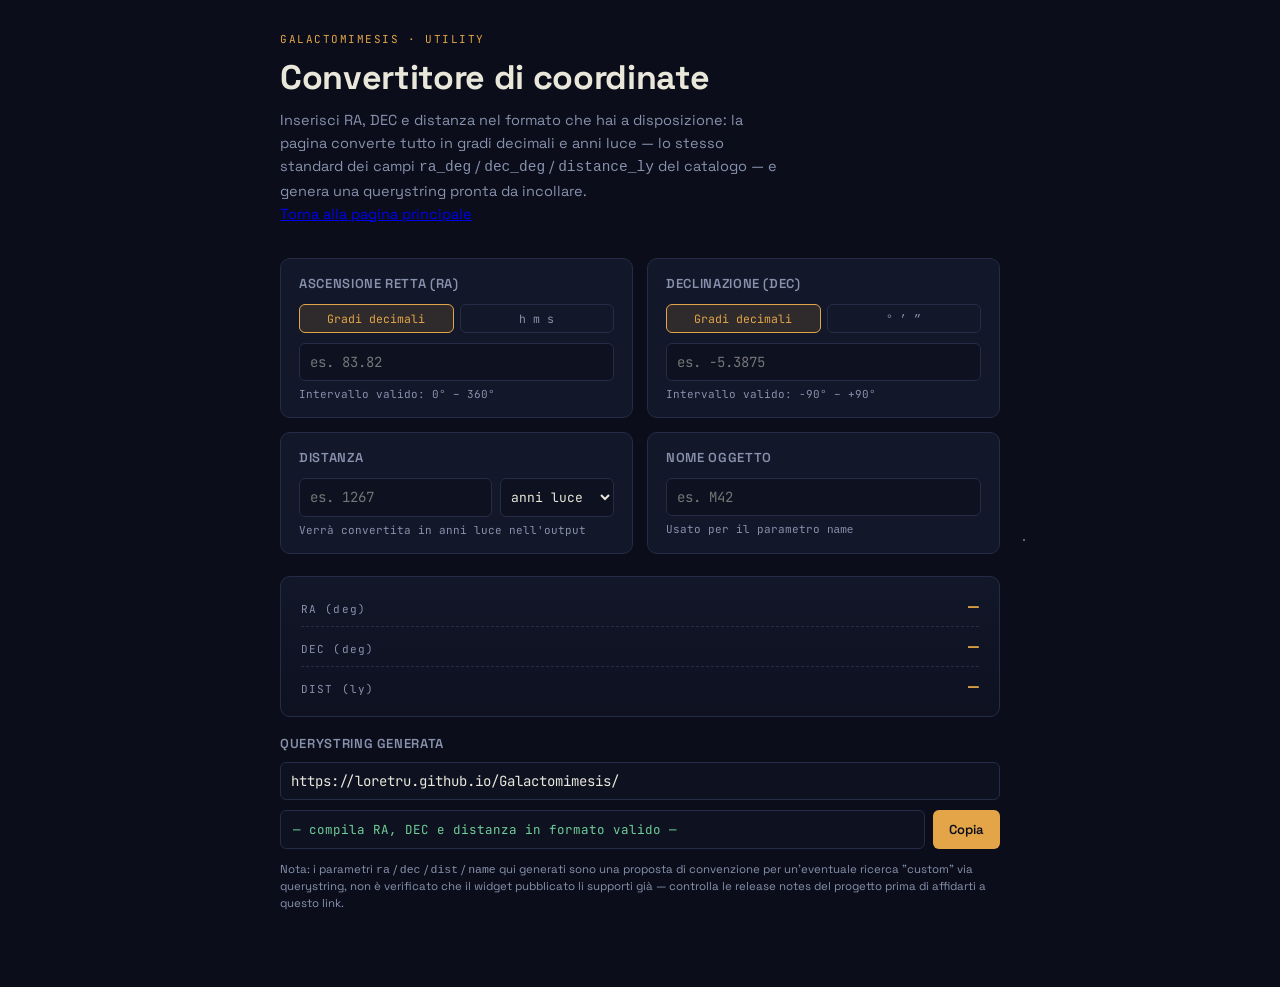
<file: coordconv.html>
<!DOCTYPE html>
<html lang="it">
<head>
<meta charset="UTF-8">
<meta name="viewport" content="width=device-width, initial-scale=1">
<title>Convertitore coordinate · Galactomimesis</title>
<link rel="preconnect" href="https://fonts.googleapis.com">
<link href="https://fonts.googleapis.com/css2?family=Space+Grotesk:wght@400;500;600;700&family=JetBrains+Mono:wght@400;500;600&display=swap" rel="stylesheet">
<style>
  :root{
    --bg:#0b0e1a;
    --panel:#121729;
    --panel-border:#242c47;
    --text:#e9e6da;
    --text-dim:#8891ad;
    --accent:#e3a548;
    --accent-dim:rgba(227,165,72,0.14);
    --ok:#6fcf97;
    --err:#e2685a;
  }
  *{box-sizing:border-box;}
  html,body{margin:0;padding:0;}
  body{
    background:
      radial-gradient(1px 1px at 20% 30%, rgba(233,230,218,0.5) 50%, transparent 51%),
      radial-gradient(1px 1px at 65% 15%, rgba(233,230,218,0.35) 50%, transparent 51%),
      radial-gradient(1.5px 1.5px at 80% 60%, rgba(233,230,218,0.4) 50%, transparent 51%),
      radial-gradient(1px 1px at 40% 80%, rgba(233,230,218,0.3) 50%, transparent 51%),
      radial-gradient(1px 1px at 90% 85%, rgba(233,230,218,0.3) 50%, transparent 51%),
      radial-gradient(1px 1px at 10% 65%, rgba(233,230,218,0.25) 50%, transparent 51%),
      var(--bg);
    background-attachment:fixed;
    color:var(--text);
    font-family:'Space Grotesk', -apple-system, BlinkMacSystemFont, sans-serif;
    min-height:100vh;
    padding:32px 16px 64px;
  }
  .page{max-width:720px;margin:0 auto;}
  header{margin-bottom:32px;}
  .eyebrow{
    font-family:'JetBrains Mono', monospace;
    font-size:11px;
    letter-spacing:0.14em;
    color:var(--accent);
    margin-bottom:10px;
  }
  h1{
    font-size:clamp(26px,5vw,34px);
    font-weight:700;
    margin:0 0 10px;
    letter-spacing:-0.01em;
  }
  .lede{
    color:var(--text-dim);
    font-size:14.5px;
    line-height:1.6;
    max-width:56ch;
    margin:0;
  }
  .grid{
    display:grid;
    grid-template-columns:1fr 1fr;
    gap:14px;
    margin-bottom:22px;
  }
  @media (max-width:600px){ .grid{grid-template-columns:1fr;} }
  .card{
    background:var(--panel);
    border:1px solid var(--panel-border);
    border-radius:10px;
    padding:16px 18px;
  }
  .card h2{
    font-size:13px;
    font-weight:600;
    text-transform:uppercase;
    letter-spacing:0.05em;
    color:var(--text-dim);
    margin:0 0 12px;
  }
  .format-toggle{
    display:flex;
    gap:6px;
    margin-bottom:10px;
  }
  .format-toggle button{
    flex:1;
    background:transparent;
    border:1px solid var(--panel-border);
    color:var(--text-dim);
    border-radius:6px;
    padding:6px 8px;
    font-family:'JetBrains Mono', monospace;
    font-size:11.5px;
    cursor:pointer;
    transition:background 0.15s, color 0.15s, border-color 0.15s;
  }
  .format-toggle button.active{
    background:var(--accent-dim);
    border-color:var(--accent);
    color:var(--accent);
  }
  .format-toggle button:focus-visible,
  input:focus-visible, select:focus-visible, #copy-btn:focus-visible{
    outline:2px solid var(--accent);
    outline-offset:2px;
  }
  input[type="text"]{
    width:100%;
    background:#0d1120;
    border:1px solid var(--panel-border);
    color:var(--text);
    font-family:'JetBrains Mono', monospace;
    font-size:14px;
    border-radius:6px;
    padding:9px 10px;
  }
  input[type="text"].invalid{ border-color:var(--err); }
  .hint{
    font-size:11px;
    color:var(--text-dim);
    margin-top:6px;
    font-family:'JetBrains Mono', monospace;
  }
  .dist-row{ display:flex; gap:8px; }
  .dist-row input{ flex:1; }
  select{
    background:#0d1120;
    border:1px solid var(--panel-border);
    color:var(--text);
    font-family:'JetBrains Mono', monospace;
    font-size:13px;
    border-radius:6px;
    padding:9px 6px;
  }
  .readout{
    background:linear-gradient(180deg, var(--panel), #0d1120);
    border:1px solid var(--panel-border);
    border-radius:10px;
    padding:18px 20px;
    margin-bottom:18px;
    display:grid;
    gap:8px;
  }
  .readout-row{
    display:flex;
    justify-content:space-between;
    align-items:baseline;
    border-bottom:1px dashed var(--panel-border);
    padding-bottom:8px;
  }
  .readout-row:last-child{ border-bottom:none; padding-bottom:0; }
  .readout-label{
    font-family:'JetBrains Mono', monospace;
    font-size:11px;
    letter-spacing:0.1em;
    color:var(--text-dim);
  }
  .readout-value{
    font-family:'JetBrains Mono', monospace;
    font-size:18px;
    font-weight:500;
    color:var(--accent);
  }
  .readout-value.err{ color:var(--err); font-size:13px; }
  .output h2{
    font-size:13px;
    font-weight:600;
    text-transform:uppercase;
    letter-spacing:0.05em;
    color:var(--text-dim);
    margin:0 0 10px;
  }
  .base-url{
    width:100%;
    margin-bottom:10px;
    font-size:12px;
    color:var(--text-dim);
    background:transparent;
    border:1px solid var(--panel-border);
    border-radius:6px;
    padding:7px 9px;
    font-family:'JetBrains Mono', monospace;
  }
  .url-box{
    display:flex;
    gap:8px;
    align-items:stretch;
  }
  .url-box code{
    flex:1;
    display:block;
    background:#0d1120;
    border:1px solid var(--panel-border);
    border-radius:6px;
    padding:10px 12px;
    font-family:'JetBrains Mono', monospace;
    font-size:12.5px;
    color:var(--ok);
    word-break:break-all;
  }
  #copy-btn{
    background:var(--accent);
    color:#0b0e1a;
    border:none;
    border-radius:6px;
    padding:0 16px;
    font-family:'Space Grotesk', sans-serif;
    font-weight:600;
    font-size:13px;
    cursor:pointer;
    white-space:nowrap;
  }
  #copy-btn:active{ transform:translateY(1px); }
  .note{
    font-size:11.5px;
    color:var(--text-dim);
    margin-top:12px;
    line-height:1.5;
  }
  @media (prefers-reduced-motion: reduce){
    *{ transition:none !important; }
  }
</style>
</head>
<body>
<div class="page">

  <header>
    <div class="eyebrow">GALACTOMIMESIS · UTILITY</div>
    <h1>Convertitore di coordinate</h1>
    <p class="lede">Inserisci RA, DEC e distanza nel formato che hai a disposizione: la pagina converte tutto in gradi decimali e anni luce — lo stesso standard dei campi <code>ra_deg</code> / <code>dec_deg</code> / <code>distance_ly</code> del catalogo — e genera una querystring pronta da incollare.<br/>
	<a href="https://loretru.github.io/Galactomimesis/">Torna alla pagina principale</a></p>
  </header>

  <main class="grid">
    <section class="card">
      <h2>Ascensione retta (RA)</h2>
      <div class="format-toggle" data-group="ra">
        <button type="button" data-mode="deg" class="active">Gradi decimali</button>
        <button type="button" data-mode="hms">h m s</button>
      </div>
      <input type="text" id="ra-input" placeholder="es. 83.82" autocomplete="off">
      <div class="hint" id="ra-hint">Intervallo valido: 0° – 360°</div>
    </section>

    <section class="card">
      <h2>Declinazione (DEC)</h2>
      <div class="format-toggle" data-group="dec">
        <button type="button" data-mode="deg" class="active">Gradi decimali</button>
        <button type="button" data-mode="dms">° ′ ″</button>
      </div>
      <input type="text" id="dec-input" placeholder="es. -5.3875" autocomplete="off">
      <div class="hint" id="dec-hint">Intervallo valido: -90° – +90°</div>
    </section>

    <section class="card">
      <h2>Distanza</h2>
      <div class="dist-row">
        <input type="text" id="dist-input" placeholder="es. 1267" autocomplete="off">
        <select id="dist-unit">
          <option value="ly">anni luce</option>
          <option value="pc">parsec</option>
          <option value="kpc">kiloparsec</option>
        </select>
      </div>
      <div class="hint">Verrà convertita in anni luce nell'output</div>
    </section>

    <section class="card">
      <h2>Nome oggetto</h2>
      <input type="text" id="name-input" placeholder="es. M42" autocomplete="off">
      <div class="hint">Usato per il parametro <code>name</code></div>
    </section>
  </main>

  <section class="readout" id="readout">
    <div class="readout-row">
      <span class="readout-label">RA (deg)</span>
      <span class="readout-value" id="out-ra">—</span>
    </div>
    <div class="readout-row">
      <span class="readout-label">DEC (deg)</span>
      <span class="readout-value" id="out-dec">—</span>
    </div>
    <div class="readout-row">
      <span class="readout-label">DIST (ly)</span>
      <span class="readout-value" id="out-dist">—</span>
    </div>
  </section>

  <section class="output">
    <h2>Querystring generata</h2>
    <input type="text" class="base-url" id="base-url" value="https://loretru.github.io/Galactomimesis/">
    <div class="url-box">
      <code id="url-output">—</code>
      <button type="button" id="copy-btn">Copia</button>
    </div>
    <p class="note">Nota: i parametri <code>ra</code> / <code>dec</code> / <code>dist</code> / <code>name</code> qui generati sono una proposta di convenzione per un'eventuale ricerca "custom" via querystring, non è verificato che il widget pubblicato li supporti già — controlla le release notes del progetto prima di affidarti a questo link.</p>
  </section>

</div>

<script>
(function(){
  const raInput = document.getElementById('ra-input');
  const decInput = document.getElementById('dec-input');
  const distInput = document.getElementById('dist-input');
  const distUnit = document.getElementById('dist-unit');
  const nameInput = document.getElementById('name-input');
  const baseUrlInput = document.getElementById('base-url');

  const raHint = document.getElementById('ra-hint');
  const decHint = document.getElementById('dec-hint');

  const outRa = document.getElementById('out-ra');
  const outDec = document.getElementById('out-dec');
  const outDist = document.getElementById('out-dist');
  const urlOutput = document.getElementById('url-output');
  const copyBtn = document.getElementById('copy-btn');

  let raMode = 'deg';
  let decMode = 'deg';

  function setupToggle(groupSelector, onChange){
    const group = document.querySelector(`.format-toggle[data-group="${groupSelector}"]`);
    const buttons = group.querySelectorAll('button');
    buttons.forEach(btn => {
      btn.addEventListener('click', () => {
        buttons.forEach(b => b.classList.remove('active'));
        btn.classList.add('active');
        onChange(btn.dataset.mode);
        update();
      });
    });
  }

  setupToggle('ra', mode => {
    raMode = mode;
    raInput.placeholder = mode === 'deg' ? 'es. 83.82' : 'es. 05h 35m 16.80s';
    raHint.textContent = mode === 'deg'
      ? 'Intervallo valido: 0° – 360°'
      : 'Formato: 05h 35m 16.80s (accetta anche 05:35:16.8 o 05 35 16.8)';
  });

  setupToggle('dec', mode => {
    decMode = mode;
    decInput.placeholder = mode === 'deg' ? 'es. -5.3875' : "es. -05° 23' 15.0\"";
    decHint.textContent = mode === 'deg'
      ? 'Intervallo valido: -90° – +90°'
      : 'Formato: -05° 23\' 15.0" (accetta anche -05:23:15 o -05 23 15)';
  });

  // Estrae fino a 3 numeri (d/h, m, s) da una stringa sessagesimale, gestendo il segno a parte
  function parseSexagesimal(str){
    str = str.trim();
    if (!str) return null;
    let sign = 1;
    if (str[0] === '-'){ sign = -1; str = str.slice(1); }
    else if (str[0] === '+'){ str = str.slice(1); }
    const nums = str.match(/[\d.]+/g);
    if (!nums || nums.length === 0) return null;
    const d = parseFloat(nums[0]) || 0;
    const m = nums[1] !== undefined ? parseFloat(nums[1]) : 0;
    const s = nums[2] !== undefined ? parseFloat(nums[2]) : 0;
    if (isNaN(d) || isNaN(m) || isNaN(s)) return null;
    return sign * (d + m / 60 + s / 3600);
  }

  function parseRA(){
    const raw = raInput.value.trim();
    if (!raw) return null;
    let deg;
    if (raMode === 'deg'){
      deg = parseFloat(raw);
    } else {
      deg = parseSexagesimal(raw);
      if (deg !== null) deg = deg * 15; // ore -> gradi
    }
    if (deg === null || isNaN(deg)) return null;
    if (deg < 0 || deg > 360) return null;
    return deg;
  }

  function parseDEC(){
    const raw = decInput.value.trim();
    if (!raw) return null;
    let deg;
    if (decMode === 'deg'){
      deg = parseFloat(raw);
    } else {
      deg = parseSexagesimal(raw);
    }
    if (deg === null || isNaN(deg)) return null;
    if (deg < -90 || deg > 90) return null;
    return deg;
  }

  function parseDist(){
    const raw = distInput.value.trim();
    if (!raw) return null;
    const val = parseFloat(raw);
    if (isNaN(val) || val <= 0) return null;
    const unit = distUnit.value;
    if (unit === 'ly') return val;
    if (unit === 'pc') return val * 3.26156;
    if (unit === 'kpc') return val * 1000 * 3.26156;
    return null;
  }

  function setValidity(input, valid){
    input.classList.toggle('invalid', !valid);
  }

  function update(){
    const raRaw = raInput.value.trim();
    const decRaw = decInput.value.trim();
    const distRaw = distInput.value.trim();

    const ra = parseRA();
    const dec = parseDEC();
    const dist = parseDist();

    setValidity(raInput, raRaw === '' || ra !== null);
    setValidity(decInput, decRaw === '' || dec !== null);
    setValidity(distInput, distRaw === '' || dist !== null);

    outRa.textContent = ra !== null ? ra.toFixed(4) + '°' : (raRaw ? 'formato non valido' : '—');
    outRa.classList.toggle('err', raRaw !== '' && ra === null);

    outDec.textContent = dec !== null ? (dec >= 0 ? '+' : '') + dec.toFixed(4) + '°' : (decRaw ? 'formato non valido' : '—');
    outDec.classList.toggle('err', decRaw !== '' && dec === null);

    outDist.textContent = dist !== null ? Math.round(dist * 100) / 100 + ' ly' : (distRaw ? 'formato non valido' : '—');
    outDist.classList.toggle('err', distRaw !== '' && dist === null);

    const name = nameInput.value.trim();
    const base = baseUrlInput.value.trim() || 'https://loretru.github.io/Galactomimesis/';

    if (ra !== null && dec !== null && dist !== null){
      const params = new URLSearchParams();
      params.set('ra', ra.toFixed(4));
      params.set('dec', dec.toFixed(4));
      params.set('dist', (Math.round(dist * 100) / 100).toString());
      if (name) params.set('name', name);
      const separator = base.includes('?') ? '&' : '?';
      urlOutput.textContent = base + separator + params.toString();
    } else {
      urlOutput.textContent = '— compila RA, DEC e distanza in formato valido —';
    }
  }

  copyBtn.addEventListener('click', () => {
    const text = urlOutput.textContent;
    if (!text || text.startsWith('—')) return;
    navigator.clipboard.writeText(text).then(() => {
      const original = copyBtn.textContent;
      copyBtn.textContent = 'Copiato ✓';
      setTimeout(() => { copyBtn.textContent = original; }, 1400);
    });
  });

  [raInput, decInput, distInput, distUnit, nameInput, baseUrlInput].forEach(el => {
    el.addEventListener('input', update);
    el.addEventListener('change', update);
  });

  update();
})();
</script>

</body>
</html>
</file>
